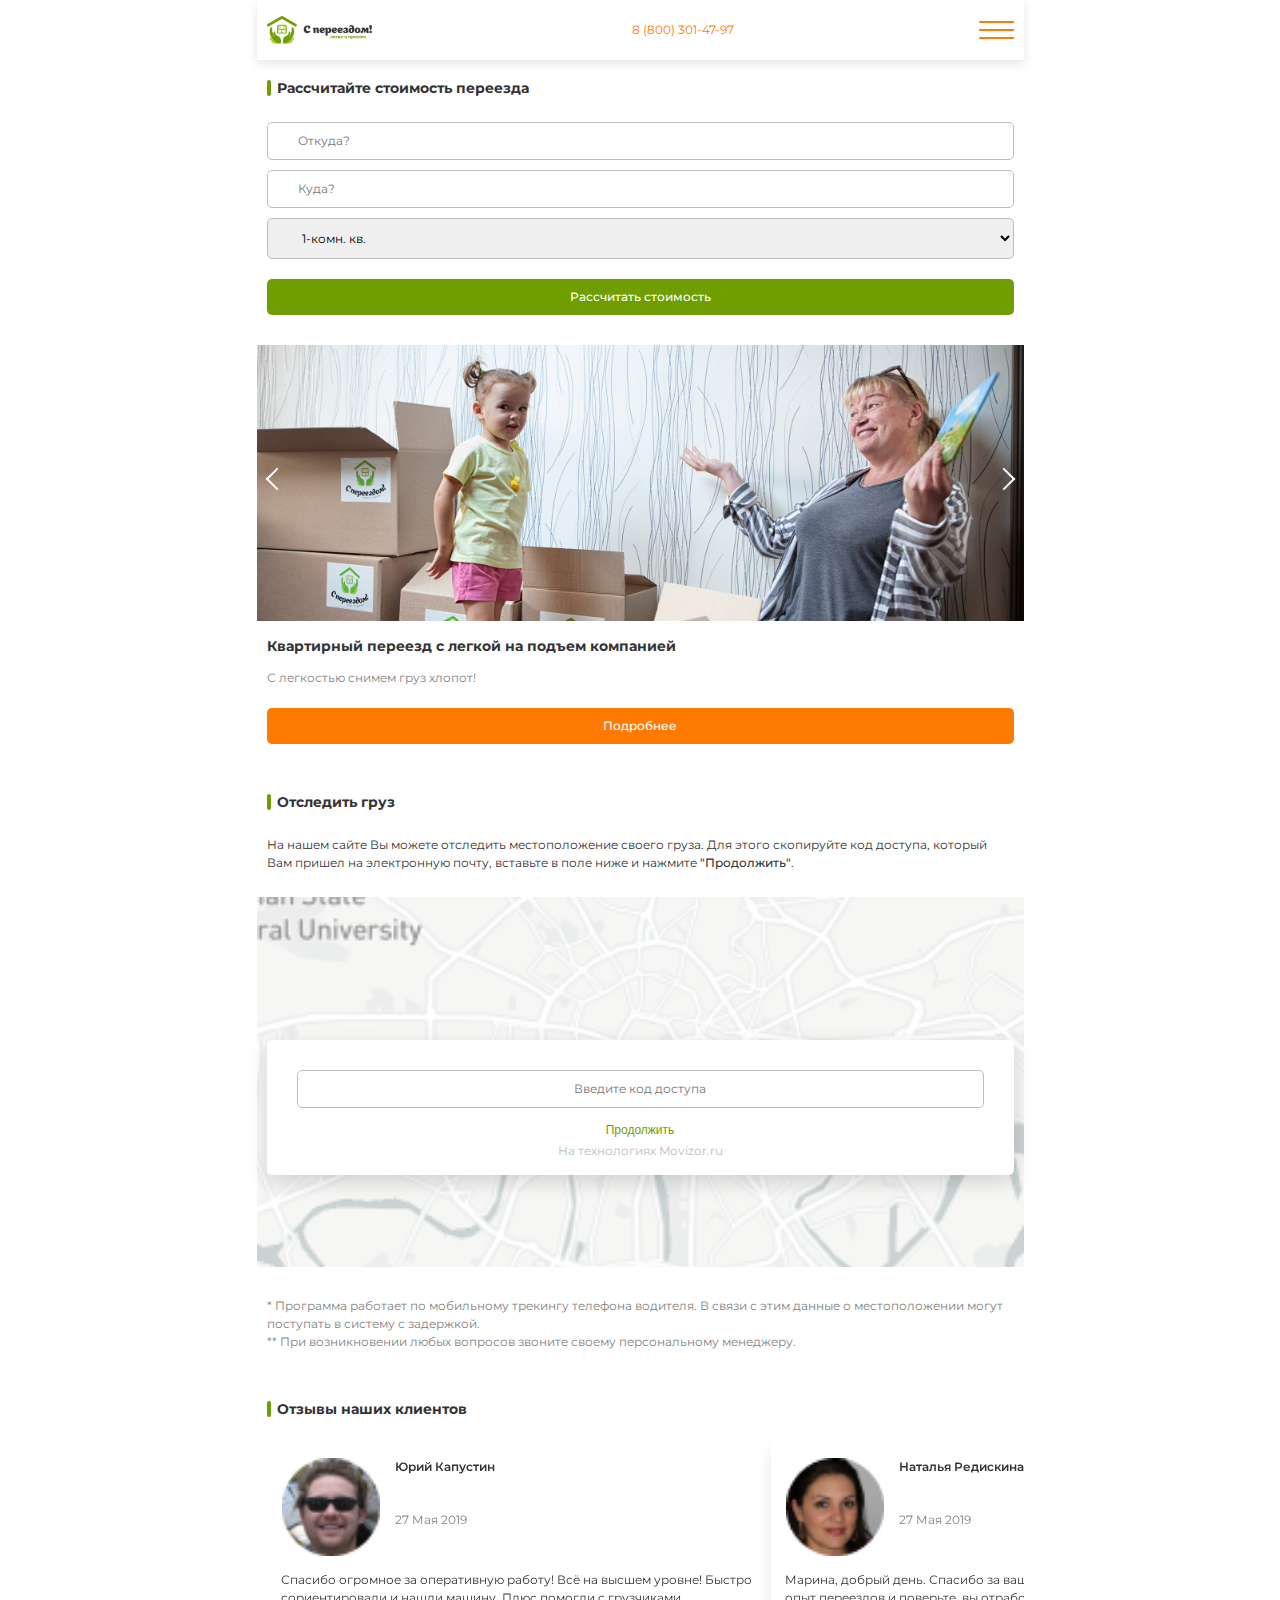
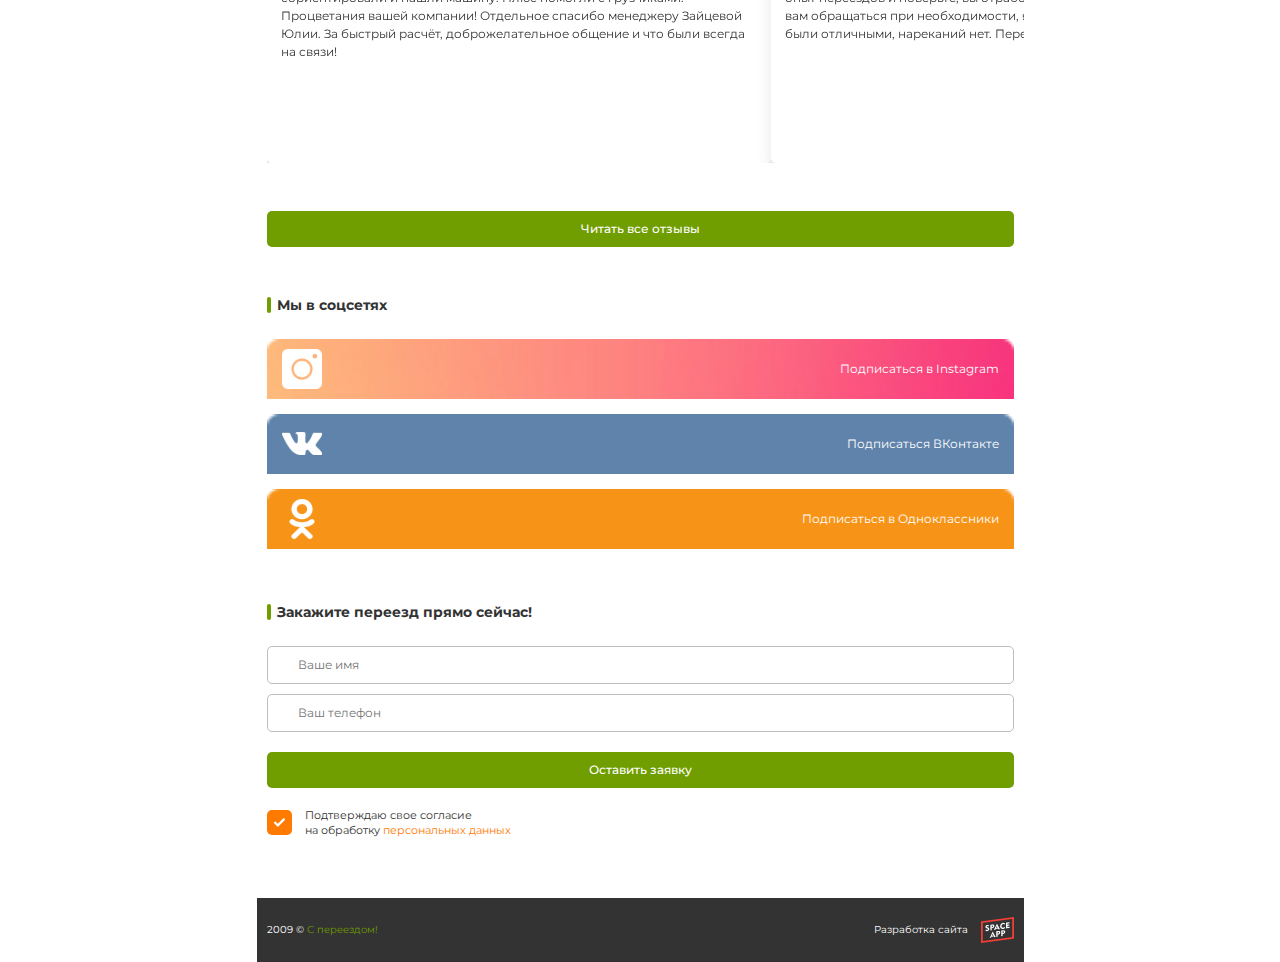
<file: Index.html>
<!DOCTYPE html>
<html class="page" lang="ru">

<head>
    <meta charset="UTF-8">
    <meta http-equiv="X-UA-Compatible" content="IE=edge">
    <meta name="viewport" content="width=device-width, initial-scale=1.0">
    <title>С переездом!</title>
    <link rel="stylesheet" href="css/style.css">
    <link rel="stylesheet" href="owl-carousel/css/owl.carousel.css">
    <link rel="stylesheet" href="owl-carousel/css/owl.theme.default.css">
    <link rel="preconnect" href="https://fonts.googleapis.com">
    <link rel="preconnect" href="https://fonts.gstatic.com" crossorigin>
    <link href="https://fonts.googleapis.com/css2?family=Montserrat:wght@400;500;600&display=swap" rel="stylesheet">
</head>

<body class="page__body">
    <header class="page-header">
        <img src="img/logo.png" width="105" height="28" alt="Логотип: С переездом! Легко и просто.">
        <a class="page-header__link" href="tel:88003014797">8 (800) 301-47-97</a>
        <!-- пункты меню
            <nav></nav> -->
        <button class="toggle toggle--closed" type="button">
            <span class="visually-hidden">Открыть меню.</span>
        </button>
    </header>

    <main>
        <h1 class="visually-hidden">С переездом! Лего и просто.</h1>
        <section class="cost-calculation">
            <h2 class="title">Рассчитайте стоимость переезда</h2>
            <form class="cost-calculation__form form" action="" method="POST">
                <input class="form__field" type="text" name="from" placeholder="Откуда?">
                <input class="form__field" type="text" name="where" placeholder="Куда?">
                <select class="form__field" name="flat">
                    <option value="1-flat">
                        1-комн. кв.
                    </option>
                    <option value="2-flat">
                        2-комн. кв.
                    </option>
                    <option value="3-flat">
                        3-комн. кв.
                    </option>
                </select>
                <button class="button" type="submit">Рассчитать стоимость</button>
            </form>
        </section>

        <section class="slider-block">

            <div class="slider">
                <button onclick="previousSlide()" class="slider__button slider__button--back" type="button">
                    <span class="visually-hidden">Назад.</span>
                </button>
                <div class="slider__item">
                    <img class="slider__img" src="img/slider/slider-img-1.jpg" alt="Переезд семьи.">
                </div>
                <div class="slider__item">
                    <img class="slider__img" src="img/slider/slider-img-2.jpg" alt="Переезд.">
                </div>
                <button onclick="nextSlide()" class="slider__button slider__button--forward" type="button">
                    <span class="visually-hidden">Вперёд.</span>
                </button>
            </div>

            <div class="slider-block__wrapper">
                <h2 class="slider-block__title">Квартирный переезд с легкой
                    на подъем компанией</h2>
                <p class="slider-block__text">С легкостью снимем груз хлопот!</p>
                <a class="slider-block__link button button--color" href="#">Подробнее</a>
            </div>
        </section>

        <section class="tracking">
            <div class="tracking__wrapper">
                <h2 class="title">Отследить груз</h2>
                <p>
                    На нашем сайте Вы можете отследить местоположение своего груза. Для этого скопируйте код доступа,
                    который Вам пришел на электронную почту, вставьте в поле ниже
                    и нажмите <span class="tracking__span">"Продолжить"</span>.
                </p>
            </div>
            <img class="tracking__map" src="img/map.png" alt="Карта города.">

            <form class="tracking__form form">
                <input class="form__field form__field--movizor" type="text" name="movizor"
                    placeholder="Введите код доступа">
                <button class="tracking__button" type="submit">Продолжить</button>
                <p>На технологиях Movizor.ru</p>
            </form>

            <div class="tracking__text">
                <p>
                    * Программа работает по мобильному трекингу телефона водителя. В связи с этим данные о
                    местоположении
                    могут поступать
                    в систему с задержкой.
                </p>
                <p>
                    ** При возникновении любых вопросов звоните своему персональному менеджеру.
                </p>
            </div>
        </section>

        <section class="feedback">
            <h2 class="title">Отзывы наших клиентов</h2>
            <div class="feedback__cards owl-carousel">
                <div class="feedback__item">
                    <div class="feedback__item-user">
                        <img class="feedback__img" src="img/feedback/feedback-img-1.jpg" alt="Пользователь.">
                        <span class="feedback__name">Юрий Капустин</span>
                        <span class="feedback__date">27 Мая 2019</span>
                    </div>
                    <p class="feedback__text">
                        Спасибо огромное за оперативную работу! Всё
                        на высшем уровне! Быстро сориентировали и нашли машину. Плюс помогли
                        с грузчиками. Процветания вашей компании! Отдельное спасибо менеджеру Зайцевой Юлии. За быстрый
                        расчёт, доброжелательное общение и что были всегда на связи!
                    </p>
                </div>

                <div class="feedback__item">
                    <div class="feedback__item-user">
                        <img class="feedback__img" src="img/feedback/feedback-img-2.jpg" alt="Пользователь.">
                        <span class="feedback__name">Наталья Редискина</span>
                        <span class="feedback__date">27 Мая 2019</span>
                    </div>
                    <p class="feedback__text">
                        Марина, добрый день. Спасибо за вашу организацию! У меня большой опыт переездов
                        и поверьте, вы отработали
                        на ура! Будем обязательно
                        к вам обращаться
                        при необходимости,
                        я сохранила ваш контакт. Грузчики были отличными, нареканий нет. Переезд Ярославль-Москва
                    </p>
                </div>

                <div class="feedback__item">
                    <div class="feedback__item-user">
                        <img class="feedback__img" src="img/feedback/feedback-img-1.jpg" alt="Пользователь.">
                        <span class="feedback__name">Юрий Капустин</span>
                        <span class="feedback__date">27 Мая 2019</span>
                    </div>
                    <p class="feedback__text">
                        Спасибо огромное за оперативную работу! Всё
                        на высшем уровне! Быстро сориентировали и нашли машину. Плюс помогли
                        с грузчиками. Процветания вашей компании! Отдельное спасибо менеджеру Зайцевой Юлии. За быстрый
                        расчёт, доброжелательное общение и что были всегда на связи!
                    </p>
                </div>

                <div class="feedback__item">
                    <div class="feedback__item-user">
                        <img class="feedback__img" src="img/feedback/feedback-img-2.jpg" alt="Пользователь.">
                        <span class="feedback__name">Наталья Редискина</span>
                        <span class="feedback__date">27 Мая 2019</span>
                    </div>
                    <p class="feedback__text">
                        Марина, добрый день. Спасибо за вашу организацию! У меня большой опыт переездов
                        и поверьте, вы отработали
                        на ура! Будем обязательно
                        к вам обращаться
                        при необходимости,
                        я сохранила ваш контакт. Грузчики были отличными, нареканий нет. Переезд Ярославль-Москва
                    </p>
                </div>

            </div>
            <div class="feedback__link-wrapper">
                <a class="feedback__link button" href="#">Читать все отзывы</a>
            </div>
        </section>

        <section class="social">
            <h2 class="title">Мы в соцсетях</h2>
            <ul class="social__list">
                <li class="social__item social__item--insta">
                    <img src="img/svg/insta.svg" width="40" height="40" alt="Розовый фон.">
                    <a href="#">Подписаться в Instagram</a>
                </li>

                <li class="social__item social__item--vk">
                    <img src="img/svg/vk.svg" width="40" height="23" alt="Синий фон.">
                    <a href="#">Подписаться ВКонтакте</a>
                </li>

                <li class="social__item social__item--odnkl">
                    <img src="img/svg/odnkl.svg" width="40" height="40" alt="Оранжевый фон.">
                    <a href="#">Подписаться в Одноклассники</a>
                </li>
            </ul>
        </section>

        <section class="order-moving">
            <h2 class="title">Закажите переезд прямо сейчас!</h2>
            <form class="order-moving__form form" action="" method="POST">
                <input class="form__field" type="text" name="name-order-moving" placeholder="Ваше имя">
                <input class="form__field" type="tel" name="tel-order-moving" placeholder="Ваш телефон">
                <button class="button" type="submit">Оставить заявку</button>
                <div class="form__checkbox-wrapper">
                    <input class="form__checkbox" type="checkbox" name="consent" id="consent-id" checked>
                    <label class="form__label" for="consent-id">Подтверждаю свое согласие <br> на обработку
                        <span>персональных данных</span> </label>
                </div>
            </form>
        </section>
    </main>

    <footer class="page-footer">
        <p>2009 © <span>С переездом!</span> </p>
        <p>Разработка сайта
            <img class="page-footer__logo" src="img/space-app.png" alt="Space app.">
        </p>
    </footer>

    <script src="js/script-menu.js"></script>
    <script src="js/script-slider.js"></script>
    <script src="https://ajax.googleapis.com/ajax/libs/jquery/3.6.0/jquery.min.js"></script>
    <script src="owl-carousel/js/owl.carousel.js"></script>
    <script>
        $(function () {
            $(".owl-carousel").owlCarousel({
                items: 1.5,
                loop: true,
                autoplay: true,
                autoplayTimeout: 5000,
            });
        });
    </script>
</body>

</html>
</file>
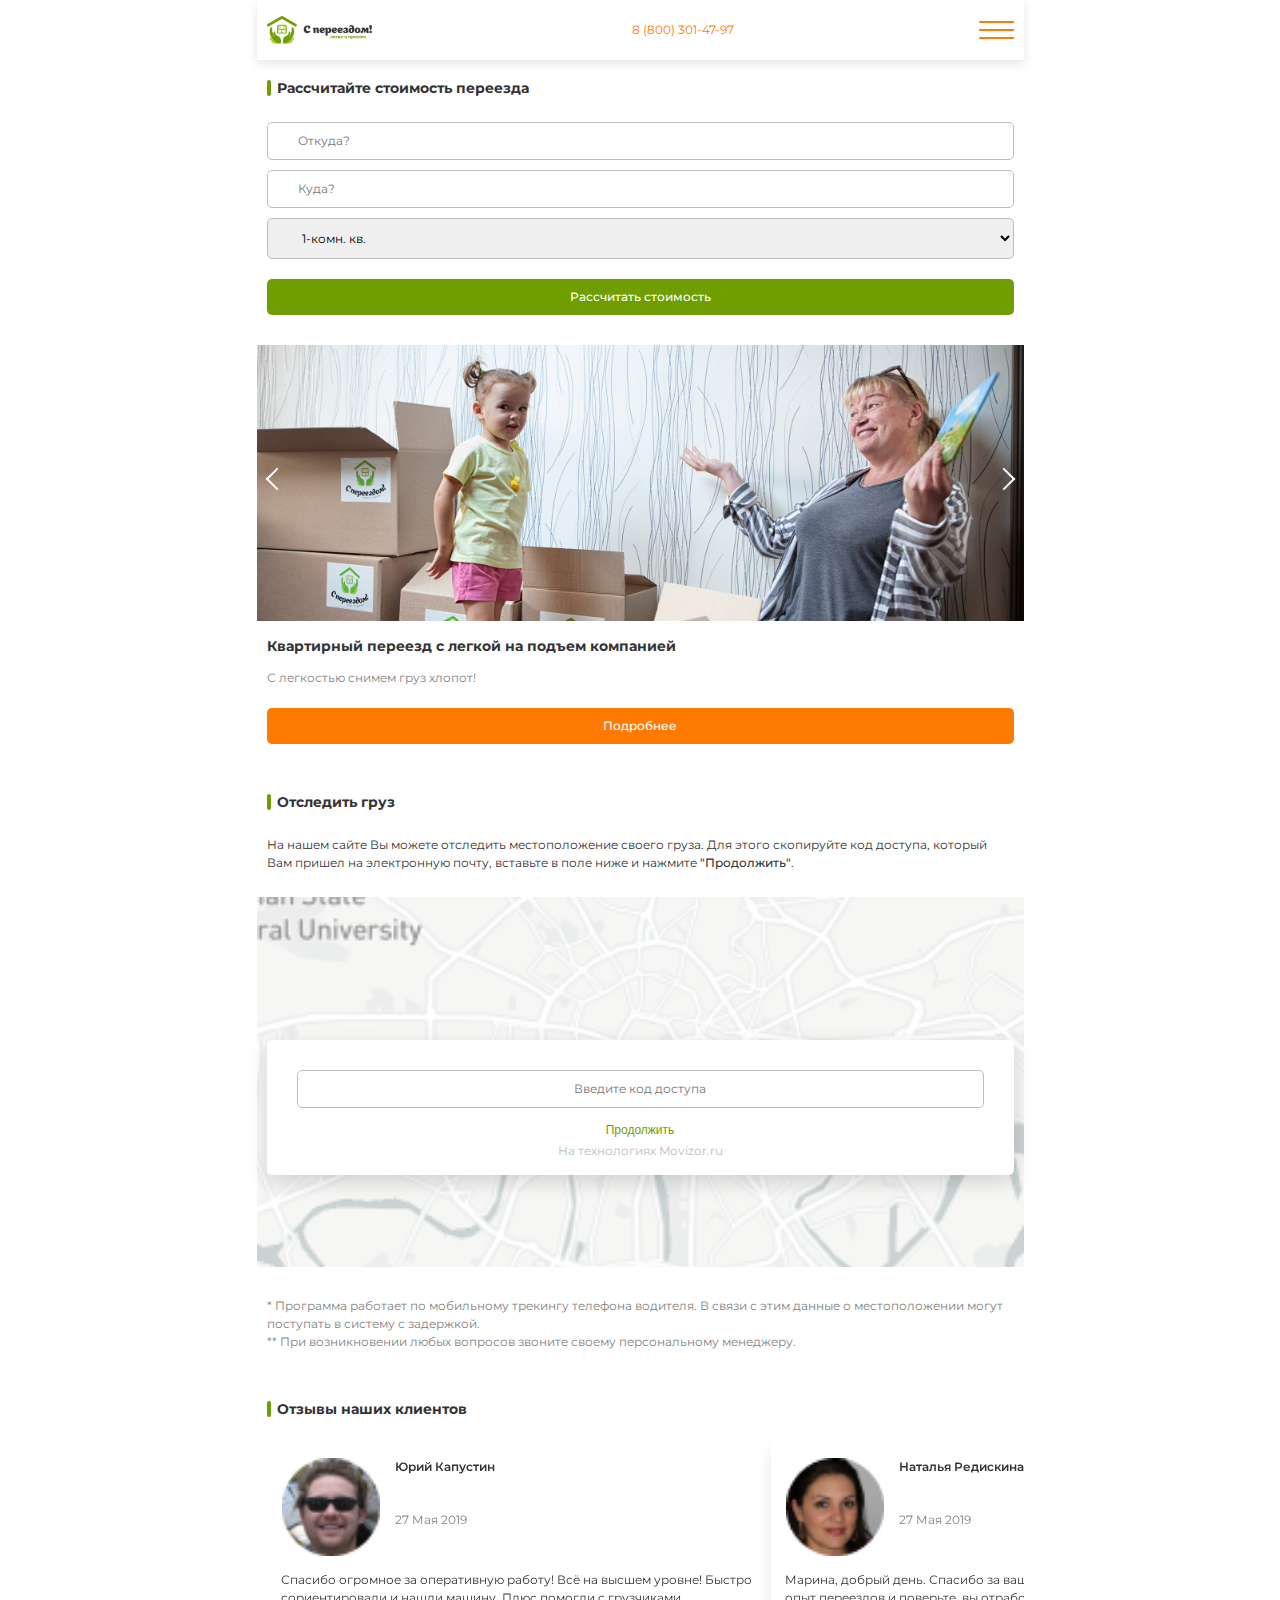
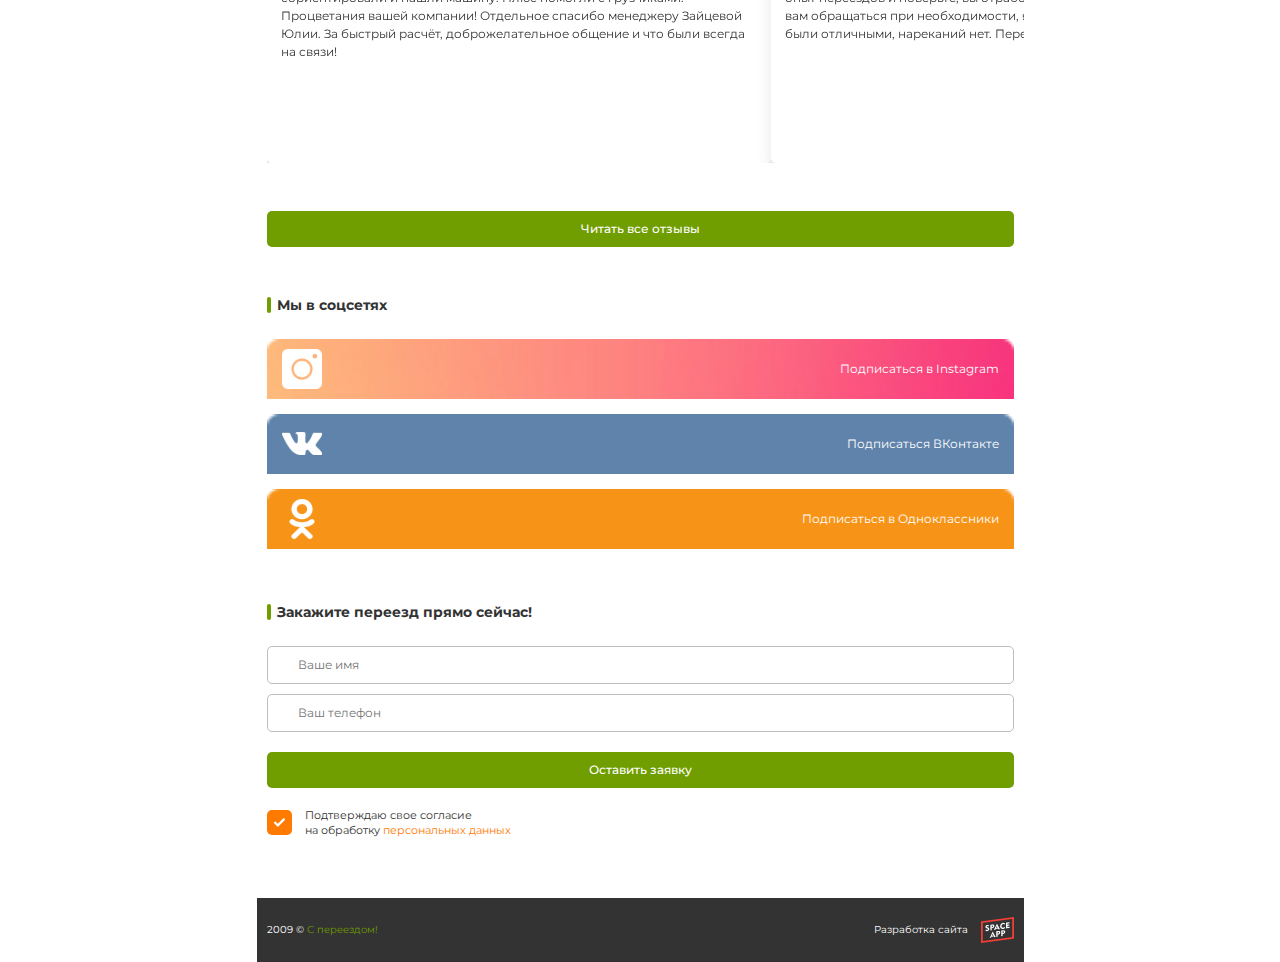
<file: index.html>
<!DOCTYPE html>
<html class="page" lang="ru">

<head>
    <meta charset="UTF-8">
    <meta http-equiv="X-UA-Compatible" content="IE=edge">
    <meta name="viewport" content="width=device-width, initial-scale=1.0">
    <title>С переездом!</title>
    <link rel="stylesheet" href="css/style.css">
    <link rel="stylesheet" href="owl-carousel/css/owl.carousel.css">
    <link rel="stylesheet" href="owl-carousel/css/owl.theme.default.css">
    <link rel="preconnect" href="https://fonts.googleapis.com">
    <link rel="preconnect" href="https://fonts.gstatic.com" crossorigin>
    <link href="https://fonts.googleapis.com/css2?family=Montserrat:wght@400;500;600&display=swap" rel="stylesheet">
</head>

<body class="page__body">
    <header class="page-header">
        <img src="img/logo.png" width="105" height="28" alt="Логотип: С переездом! Легко и просто.">
        <a class="page-header__link" href="tel:88003014797">8 (800) 301-47-97</a>
        <!-- пункты меню
            <nav></nav> -->
        <button class="toggle toggle--closed" type="button">
            <span class="visually-hidden">Открыть меню.</span>
        </button>
    </header>

    <main>
        <h1 class="visually-hidden">С переездом! Лего и просто.</h1>
        <section class="cost-calculation">
            <h2 class="title">Рассчитайте стоимость переезда</h2>
            <form class="cost-calculation__form form" action="" method="POST">
                <input class="form__field" type="text" name="from" placeholder="Откуда?">
                <input class="form__field" type="text" name="where" placeholder="Куда?">
                <select class="form__field" name="flat">
                    <option value="1-flat">
                        1-комн. кв.
                    </option>
                    <option value="2-flat">
                        2-комн. кв.
                    </option>
                    <option value="3-flat">
                        3-комн. кв.
                    </option>
                </select>
                <button class="button" type="submit">Рассчитать стоимость</button>
            </form>
        </section>

        <section class="slider-block">

            <div class="slider">
                <button onclick="previousSlide()" class="slider__button slider__button--back" type="button">
                    <span class="visually-hidden">Назад.</span>
                </button>
                <div class="slider__item">
                    <img class="slider__img" src="img/slider/slider-img-1.jpg" alt="Переезд семьи.">
                </div>
                <div class="slider__item">
                    <img class="slider__img" src="img/slider/slider-img-2.jpg" alt="Переезд.">
                </div>
                <button onclick="nextSlide()" class="slider__button slider__button--forward" type="button">
                    <span class="visually-hidden">Вперёд.</span>
                </button>
            </div>

            <div class="slider-block__wrapper">
                <h2 class="slider-block__title">Квартирный переезд с легкой
                    на подъем компанией</h2>
                <p class="slider-block__text">С легкостью снимем груз хлопот!</p>
                <a class="slider-block__link button button--color" href="#">Подробнее</a>
            </div>
        </section>

        <section class="tracking">
            <div class="tracking__wrapper">
                <h2 class="title">Отследить груз</h2>
                <p>
                    На нашем сайте Вы можете отследить местоположение своего груза. Для этого скопируйте код доступа,
                    который Вам пришел на электронную почту, вставьте в поле ниже
                    и нажмите <span class="tracking__span">"Продолжить"</span>.
                </p>
            </div>
            <img class="tracking__map" src="img/map.png" alt="Карта города.">

            <form class="tracking__form form">
                <input class="form__field form__field--movizor" type="text" name="movizor"
                    placeholder="Введите код доступа">
                <button class="tracking__button" type="submit">Продолжить</button>
                <p>На технологиях Movizor.ru</p>
            </form>

            <div class="tracking__text">
                <p>
                    * Программа работает по мобильному трекингу телефона водителя. В связи с этим данные о
                    местоположении
                    могут поступать
                    в систему с задержкой.
                </p>
                <p>
                    ** При возникновении любых вопросов звоните своему персональному менеджеру.
                </p>
            </div>
        </section>

        <section class="feedback">
            <h2 class="title">Отзывы наших клиентов</h2>
            <div class="feedback__cards owl-carousel">
                <div class="feedback__item">
                    <div class="feedback__item-user">
                        <img class="feedback__img" src="img/feedback/feedback-img-1.jpg" alt="Пользователь.">
                        <span class="feedback__name">Юрий Капустин</span>
                        <span class="feedback__date">27 Мая 2019</span>
                    </div>
                    <p class="feedback__text">
                        Спасибо огромное за оперативную работу! Всё
                        на высшем уровне! Быстро сориентировали и нашли машину. Плюс помогли
                        с грузчиками. Процветания вашей компании! Отдельное спасибо менеджеру Зайцевой Юлии. За быстрый
                        расчёт, доброжелательное общение и что были всегда на связи!
                    </p>
                </div>

                <div class="feedback__item">
                    <div class="feedback__item-user">
                        <img class="feedback__img" src="img/feedback/feedback-img-2.jpg" alt="Пользователь.">
                        <span class="feedback__name">Наталья Редискина</span>
                        <span class="feedback__date">27 Мая 2019</span>
                    </div>
                    <p class="feedback__text">
                        Марина, добрый день. Спасибо за вашу организацию! У меня большой опыт переездов
                        и поверьте, вы отработали
                        на ура! Будем обязательно
                        к вам обращаться
                        при необходимости,
                        я сохранила ваш контакт. Грузчики были отличными, нареканий нет. Переезд Ярославль-Москва
                    </p>
                </div>

                <div class="feedback__item">
                    <div class="feedback__item-user">
                        <img class="feedback__img" src="img/feedback/feedback-img-1.jpg" alt="Пользователь.">
                        <span class="feedback__name">Юрий Капустин</span>
                        <span class="feedback__date">27 Мая 2019</span>
                    </div>
                    <p class="feedback__text">
                        Спасибо огромное за оперативную работу! Всё
                        на высшем уровне! Быстро сориентировали и нашли машину. Плюс помогли
                        с грузчиками. Процветания вашей компании! Отдельное спасибо менеджеру Зайцевой Юлии. За быстрый
                        расчёт, доброжелательное общение и что были всегда на связи!
                    </p>
                </div>

                <div class="feedback__item">
                    <div class="feedback__item-user">
                        <img class="feedback__img" src="img/feedback/feedback-img-2.jpg" alt="Пользователь.">
                        <span class="feedback__name">Наталья Редискина</span>
                        <span class="feedback__date">27 Мая 2019</span>
                    </div>
                    <p class="feedback__text">
                        Марина, добрый день. Спасибо за вашу организацию! У меня большой опыт переездов
                        и поверьте, вы отработали
                        на ура! Будем обязательно
                        к вам обращаться
                        при необходимости,
                        я сохранила ваш контакт. Грузчики были отличными, нареканий нет. Переезд Ярославль-Москва
                    </p>
                </div>

            </div>
            <div class="feedback__link-wrapper">
                <a class="feedback__link button" href="#">Читать все отзывы</a>
            </div>
        </section>

        <section class="social">
            <h2 class="title">Мы в соцсетях</h2>
            <ul class="social__list">
                <li class="social__item social__item--insta">
                    <img src="img/svg/insta.svg" width="40" height="40" alt="Розовый фон.">
                    <a href="#">Подписаться в Instagram</a>
                </li>

                <li class="social__item social__item--vk">
                    <img src="img/svg/vk.svg" width="40" height="23" alt="Синий фон.">
                    <a href="#">Подписаться ВКонтакте</a>
                </li>

                <li class="social__item social__item--odnkl">
                    <img src="img/svg/odnkl.svg" width="40" height="40" alt="Оранжевый фон.">
                    <a href="#">Подписаться в Одноклассники</a>
                </li>
            </ul>
        </section>

        <section class="order-moving">
            <h2 class="title">Закажите переезд прямо сейчас!</h2>
            <form class="order-moving__form form" action="" method="POST">
                <input class="form__field" type="text" name="name-order-moving" placeholder="Ваше имя">
                <input class="form__field" type="tel" name="tel-order-moving" placeholder="Ваш телефон">
                <button class="button" type="submit">Оставить заявку</button>
                <div class="form__checkbox-wrapper">
                    <input class="form__checkbox" type="checkbox" name="consent" id="consent-id" checked>
                    <label class="form__label" for="consent-id">Подтверждаю свое согласие <br> на обработку
                        <span>персональных данных</span> </label>
                </div>
            </form>
        </section>
    </main>

    <footer class="page-footer">
        <p>2009 © <span>С переездом!</span> </p>
        <p>Разработка сайта
            <img class="page-footer__logo" src="img/space-app.png" alt="Space app.">
        </p>
    </footer>

    <script src="js/script-menu.js"></script>
    <script src="js/script-slider.js"></script>
    <script src="https://ajax.googleapis.com/ajax/libs/jquery/3.6.0/jquery.min.js"></script>
    <script src="owl-carousel/js/owl.carousel.js"></script>
    <script>
        $(function () {
            $(".owl-carousel").owlCarousel({
                items: 1.5,
                loop: true,
                autoplay: true,
                autoplayTimeout: 5000,
            });
        });
    </script>
</body>

</html>
</file>
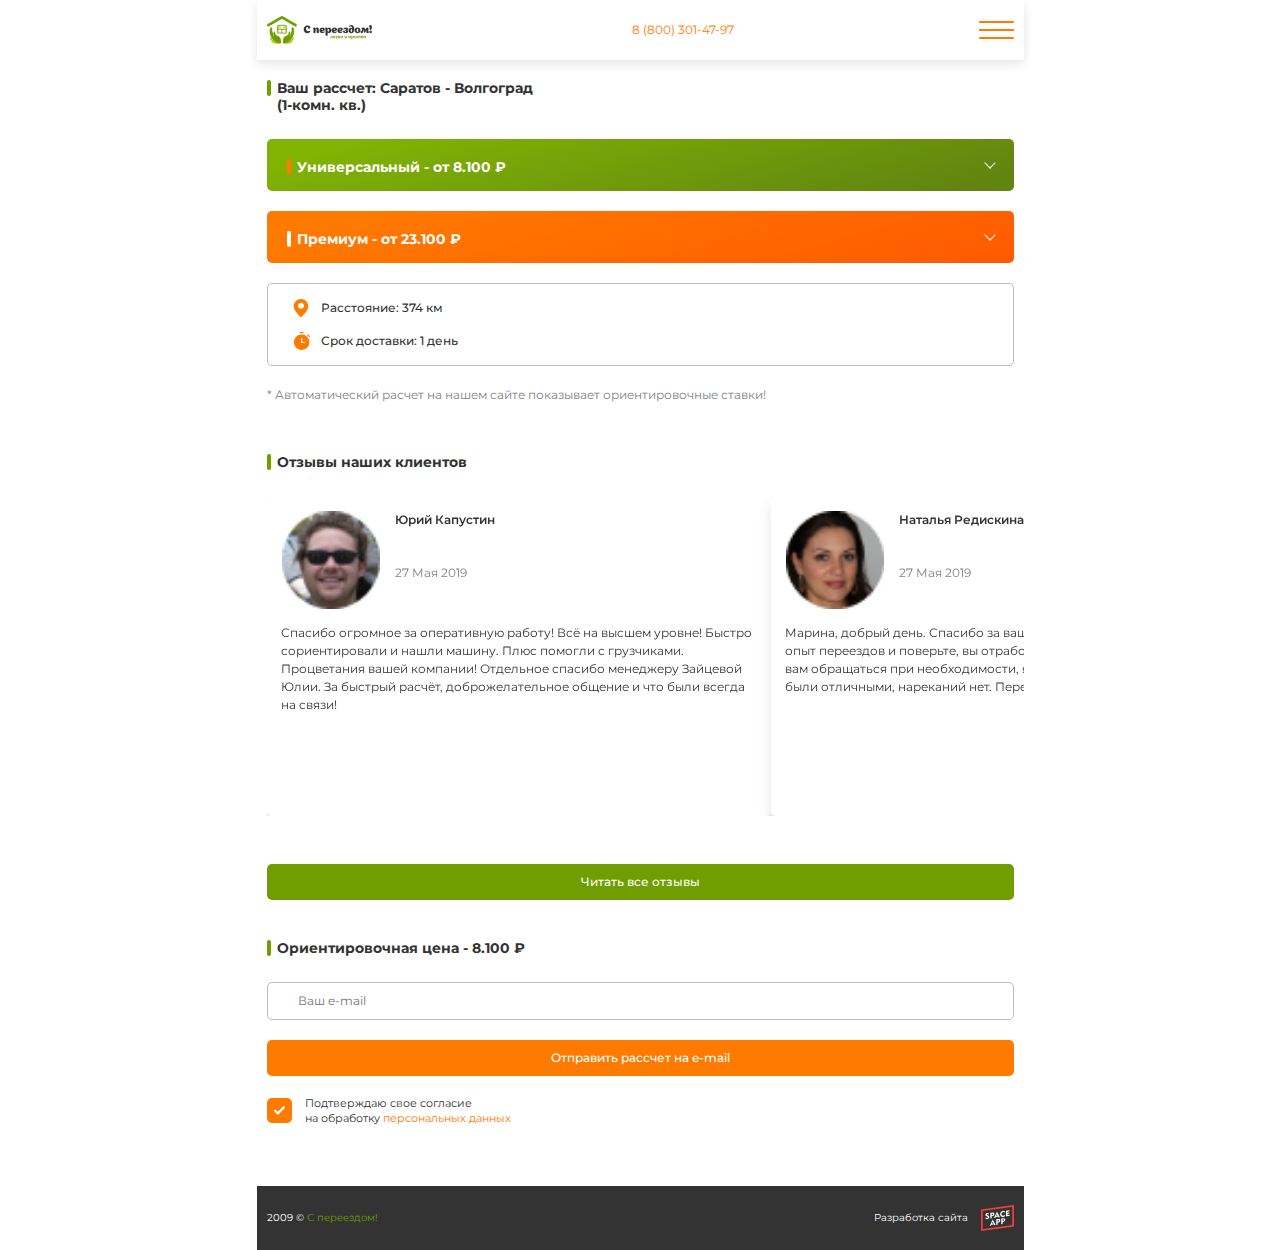
<file: index-2.html>
<!DOCTYPE html>
<html class="page" lang="ru">

<head>
    <meta charset="UTF-8">
    <meta http-equiv="X-UA-Compatible" content="IE=edge">
    <meta name="viewport" content="width=device-width, initial-scale=1.0">
    <title>С переездом!</title>
    <link rel="stylesheet" href="css/style.css">
    <link rel="stylesheet" href="owl-carousel/css/owl.carousel.css">
    <link rel="stylesheet" href="owl-carousel/css/owl.theme.default.css">
    <link rel="preconnect" href="https://fonts.googleapis.com">
    <link rel="preconnect" href="https://fonts.gstatic.com" crossorigin>
    <link href="https://fonts.googleapis.com/css2?family=Montserrat:wght@400;500;600&display=swap" rel="stylesheet">
</head>

<body class="page__body">
    <header class="page-header">
        <img src="img/logo.png" width="105" height="28" alt="Логотип: С переездом! Легко и просто.">
        <a class="page-header__link" href="tel:88003014797">8 (800) 301-47-97</a>
       <!-- пункты меню
            <nav></nav> -->
        <button class="toggle toggle--closed" type="button">
            <span class="visually-hidden">Открыть меню.</span>
        </button>
    </header>

    <main>
        <h1 class="visually-hidden">С переездом! Лего и просто.</h1>
        <section class="cost-calculation">
            <h2 class="title">Ваш рассчет:
                <span>Саратов</span> - <span>Волгоград</span><br>
                <span>(1-комн. кв.)</span>
            </h2>

            <details class="cost-calculation__universal card-calculation">
                <summary class="cost-calculation__type">
                    <h3 class="subtitle">Универсальный - от
                        <span class="cost-calculation__price">8.100 </span>₽
                    </h3>
                </summary>
                <div>
                    <div class="cost-calculation__goods">
                        <img src="img/car.png" alt="Грузовая машина.">
                        <span>1.5 тонна</span>
                        <span>16 кв. м.</span>
                    </div>
                    <ul class="cost-calculation__list">
                        <li class="cost-calculation__item">Отдельный транспорт
                            (везём только ваши вещи!)</li>
                        <li class="cost-calculation__item">«От подъезда к подъезду»</li>
                        <li class="cost-calculation__item">Без складов и без перегрузок</li>
                        <li class="cost-calculation__item">Кузов под номерной пломбой</li>
                        <li class="cost-calculation__item">Отслеживание груза на мобильном</li>
                    </ul>
                    <button class="button button--color" type="button">Заказать звонок</button>
                </div>
            </details>

            <details class="cost-calculation__premium card-calculation">
                <summary class="cost-calculation__type">
                    <h3 class="subtitle subtitle--color">Премиум - от
                        <span class="cost-calculation__price">23.100 </span>₽
                    </h3>
                </summary>
                <div>
                    <div class="cost-calculation__goods">
                        <img src="img/car.png" alt="Грузовая машина.">
                        <span>1.5 тонна</span>
                        <span>16 кв. м.</span>
                    </div>
                    <ul class="cost-calculation__list">
                        <li class="cost-calculation__item">Все пункты пакета «Универсальный»</li>
                        <li class="cost-calculation__item">Погрузо-разгрузочные работы</li>
                        <li class="cost-calculation__item">Сборка / разборка мебели</li>
                        <li class="cost-calculation__item">Упаковка груза</li>
                        <li class="cost-calculation__item">Вывоз мусора</li>
                        <li class="cost-calculation__item">Уборка помещения (под запрос)</li>
                    </ul>
                    <button class="button button--color-premium" type="button">Заказать звонок</button>
                </div>
            </details>

        </section>

        <section class="tracking">
            <div class="tracking__result">
                <p class="tracking__result-distance">
                    Расстояние: <span>374 км</span>
                </p>
                <p class="tracking__result-time">
                    Срок доставки: <span>1 день</span>
                </p>
            </div>
            <div class="tracking__text">
                * Автоматический расчет на нашем сайте показывает ориентировочные ставки!
            </div>
        </section>

        <section class="feedback">
            <h2 class="title">Отзывы наших клиентов</h2>
            <div class="feedback__cards owl-carousel">
                <div class="feedback__item">
                    <div class="feedback__item-user">
                        <img class="feedback__img" src="img/feedback/feedback-img-1.jpg" alt="Пользователь.">
                        <span class="feedback__name">Юрий Капустин</span>
                        <span class="feedback__date">27 Мая 2019</span>
                    </div>
                    <p class="feedback__text">
                        Спасибо огромное за оперативную работу! Всё
                        на высшем уровне! Быстро сориентировали и нашли машину. Плюс помогли
                        с грузчиками. Процветания вашей компании! Отдельное спасибо менеджеру Зайцевой Юлии. За быстрый
                        расчёт, доброжелательное общение и что были всегда на связи!
                    </p>
                </div>

                <div class="feedback__item">
                    <div class="feedback__item-user">
                        <img class="feedback__img" src="img/feedback/feedback-img-2.jpg" alt="Пользователь.">
                        <span class="feedback__name">Наталья Редискина</span>
                        <span class="feedback__date">27 Мая 2019</span>
                    </div>
                    <p class="feedback__text">
                        Марина, добрый день. Спасибо за вашу организацию! У меня большой опыт переездов
                        и поверьте, вы отработали
                        на ура! Будем обязательно
                        к вам обращаться
                        при необходимости,
                        я сохранила ваш контакт. Грузчики были отличными, нареканий нет. Переезд Ярославль-Москва
                    </p>
                </div>
            </div>
            <div class="feedback__link-wrapper">
                <a class="feedback__link button" href="#">Читать все отзывы</a>
            </div>
        </section>

        <section class="order-moving">
            <h2 class="title">Ориентировочная цена -
                <span>8.100</span> ₽
            </h2>
            <form class="order-moving__form form" action="" method="POST">
                <input class="form__field" type="email" name="email-order-moving" placeholder="Ваш e-mail">
                <button class="button button--color" type="submit">Отправить рассчет на e-mail</button>
            </form>
            <div class="form__checkbox-wrapper">
                <input class="form__checkbox" type="checkbox" name="consent" id="consent-id" checked>
                <label class="form__label" for="consent-id">Подтверждаю свое согласие <br> на обработку
                    <span>персональных данных</span> </label>
            </div>
        </section>
    </main>

    <footer class="page-footer">
        <p>2009 © <span>С переездом!</span> </p>
        <p>Разработка сайта
            <img class="page-footer__logo" src="img/space-app.png" alt="Space app.">
        </p>
    </footer>

    <script src="js/script-menu.js"></script>
    <script src="js/script-slider.js"></script>
    <script src="https://ajax.googleapis.com/ajax/libs/jquery/3.6.0/jquery.min.js"></script>
    <script src="owl-carousel/js/owl.carousel.js"></script>
    <script>
        $(function () {
            $(".owl-carousel").owlCarousel({
                items: 1.5,
                loop: true,
                autoplay: true,
                autoplayTimeout: 5000,
            });
        });
    </script>
</body>

</html>
</file>
<file: css/style.css>
/*
* Prefixed by https://autoprefixer.github.io
* PostCSS: v7.0.29,
* Autoprefixer: v9.7.6
* Browsers: last 2 version,not dead,not ie <= 11
*/

/* Colors */
:root {
    --basic_black: #333333;
    --basic_green: #709e00;
    --basic_orange: #ff7a00;
    --basic_white: #ffffff;
    --basic_gray: #828282;
    --special_gray: #bdbdbd;
    --special_bg: #e5e5e5;
    ;
}

/* Global */

img {
    max-width: 100%;
    height: auto;
}

.visually-hidden {
    position: absolute;
    width: 1px;
    height: 1px;
    margin: -1px;
    border: 0;
    padding: 0;
    white-space: nowrap;
    -webkit-clip-path: inset(100%);
    clip-path: inset(100%);
    clip: rect(0 0 0 0);
    overflow: hidden;
}

a {
    text-decoration: none;
    color: inherit;
}

ul {
    list-style: none;
    padding-left: 0;
    margin: 0;
}

h1,
h2,
h3,
p {
    margin: 0;
}

/* Page */

.page {
    height: 100%;
    font-family: "Montserrat", "Nimbus Sans L", "Geneva", "Verdana", sans-serif;
    font-size: 12px;
    line-height: 18px;
    color: var(--basic_black);
    max-width: 767px;
    margin: 0 auto;
}

.page__body {
    min-height: 100%;
    margin: 0 auto;
    padding: 0;
}

/* Buton */

.button {
    font-family: inherit;
    font-size: inherit;
    line-height: 14px;
    font-weight: 500;
    width: 100%;
    color: var(--basic_white);
    background-color: var(--basic_green);
    padding-top: 11px;
    padding-bottom: 11px;
    margin: 10px 0;
    border-radius: 5px;
    border: none;
    cursor: pointer;
}

.button:focus,
.button:hover {
    opacity: 0.9;
}

.button:active {
    opacity: 0.5;
}

.button--color {
    background-color: var(--basic_orange);
}

.button--color-premium {
    background-color: var(--basic_white);
    color: var(--basic_orange);
}

/* Toggle */

.toggle {
    display: block;
    width: 35px;
    height: 26px;
    padding: 0;
    position: relative;
    border: 0;
    background-color: inherit;
    z-index: 2;
    cursor: pointer;
}

.toggle::after,
.toggle::before {
    content: "";
    position: absolute;
    top: 8px;
    left: 0;
    width: 35px;
    height: 2px;
    box-shadow: none;
    border-radius: 30px;
    background-color: var(--basic_orange);
    margin-top: 4px;
}

.toggle::before {
    transform: rotate(45deg);
}

.toggle::after {
    transform: rotate(-45deg);
}

.toggle--closed::before {
    content: "";
    position: absolute;
    top: 0;
    left: 0;
    width: 35px;
    height: 2px;
    background-color: var(--basic_orange);
    box-shadow: 0 8px 0 0 var(--basic_orange), 0 16px 0 0 var(--basic_orange);
    transform: none;
}

.toggle--closed::after {
    transform: none;
}

/* Title */

.title,
.subtitle {
    font-size: 14px;
    line-height: 17px;
    padding-left: 10px;
    position: relative;
}

.title {
    padding-bottom: 25px;
}

.subtitle {}

.title::before,
.subtitle::before {
    content: "";
    width: 4px;
    height: 16px;
    position: absolute;
    left: 0;
    border-radius: 30px;
}

.title::before {
    background-color: var(--basic_green);
}

.subtitle::before {
    background-color: var(--basic_orange);
}

.subtitle--color::before {
    background-color: var(--basic_white);
}

/* Page-header" */

.page-header {
    padding: 16px 10px;
    display: flex;
    justify-content: space-between;
    align-items: center;
    box-shadow: 0px 4px 10px rgba(0, 0, 0, 0.1);
}

.page-header__link {
    color: var(--basic_orange);
    line-height: 14px;
    padding-left: 15px;
}

/* Form */

.form__field {
    font-family: inherit;
    font-size: 12px;
    line-height: 14px;
    border: 1px solid var(--special_gray);
    border-radius: 5px;
    width: 100%;
    padding: 11px 30px;
    margin-bottom: 10px;
    box-sizing: border-box;
}

.form__field--movizor {
    padding: 11px 20px;
    text-align: center;
}

.form__label span {
    color: var(--basic_orange);
}

.form__label::before {
    content: "";
    display: block;
    position: absolute;
    width: 25px;
    height: 25px;
    background-color: var(--basic_orange);
    border-radius: 5px;
    left: 0;
    top: 12px;
    cursor: pointer;
}

.form__checkbox {
    display: none;
}

.form__checkbox-wrapper {
    position: relative;
    padding-left: 38px;
    font-size: 11px;
    line-height: 15px;
    padding-top: 10px;
}

.form__checkbox:checked+.form__label::before {
    background-image: url(../img/check-mark.png);
    background-repeat: no-repeat;
    background-position: center;
}

/* Cost-calculation */

.cost-calculation {
    padding: 20px 10px;
    padding-bottom: 0;
}

.cost-calculation__universal {
    background: linear-gradient(163.79deg, #80B304 11.26%, #628410 93.66%);
    margin-bottom: 20px;
}

.cost-calculation__premium {
    background: linear-gradient(163.79deg, #FF7A00 11.26%, #FF5C00 93.66%);
}

.cost-calculation__list {
    padding-top: 25px;
}

.cost-calculation__item {
    position: relative;
    padding-left: 10px;
    padding-bottom: 10px;
}

.cost-calculation__universal .cost-calculation__item::before,
.cost-calculation__premium .cost-calculation__item::before {
    content: "";
    width: 5px;
    height: 5px;
    position: absolute;
    border-radius: 5px;
    top: 6px;
    left: 0;
}

.cost-calculation__universal .cost-calculation__item::before {
    background-color: var(--basic_orange);
}

.cost-calculation__premium .cost-calculation__item::before {
    background-color: var(--basic_white);
}

.cost-calculation__type {
    list-style: none;
    position: relative;
    cursor: pointer;
}

.cost-calculation__type::before {
    content: '';
    position: absolute;
    right: 0;
    top: 0;
    display: block;
    width: 7px;
    height: 7px;
    padding: 0;
    border: 0;
    border-top: 1px solid var(--basic_white);
    border-left: 1px solid var(--basic_white);
    background-color: transparent;
    transform: rotate(-135deg);
}

.card-calculation[open] .cost-calculation__type::before {
    top: 7px;
    border-top: 1px solid var(--basic_white);
    border-left: 1px solid var(--basic_white);
    transform: rotate(45deg);
}


.cost-calculation__goods {
    display: grid;
    grid-template-columns: 60% 40%;
    padding-top: 20px;
}

.cost-calculation__goods img {
    grid-row: span 2;
    padding-left: 7px;
}

.cost-calculation__goods span {
    justify-self: end;
    align-self: center;
}

/* Card-calculation */

.card-calculation {
    padding-top: 20px;
    padding-bottom: 15px;
    padding-left: 20px;
    padding-right: 20px;
    color: var(--basic_white);
    border-radius: 5px;
}

.card-calculation__button {
    display: none;
}

/* Slider-block */

.slider-block {
    padding-bottom: 10px;
    padding-top: 20px;
}

.slider {
    position: relative;
}

.slider__item {
    animation-name: fade;
    animation-duration: 1s;
}

@keyframes fade {
    from {
        opacity: 0.4
    }

    to {
        opacity: 1
    }
}

.slider_img {
    width: 100%;
    height: 210px;
    -o-object-fit: cover;
    object-fit: cover;
}

.slider-block__wrapper {
    padding: 10px
}

.slider__button {
    position: absolute;
    top: 45%;
    display: block;
    width: 16px;
    height: 16px;
    padding: 0;
    border: 0;
    border-top: 2px solid var(--basic_white);
    border-left: 2px solid var(--basic_white);
    background-color: transparent;
    cursor: pointer;
}

.slider__button:focus,
.slider__button:hover {
    border-top: 4px solid var(--basic_white);
    border-left: 4px solid var(--basic_white);
}

.slider__button:active {
    opacity: 0.5;
}

.slider__button--back {
    transform: rotate(-45deg);
    left: 12px;
}

.slider__button--forward {
    transform: rotate(135deg);
    right: 12px;
}

.slider-block__link {
    display: block;
    text-align: center;
}

.slider-block__title {
    font-size: 14px;
    line-height: 21px;
    padding-bottom: 10px;
}

.slider-block__text {
    line-height: 21px;
    color: var(--basic_gray);
    padding-bottom: 10px;
}

/* Tracking */

.tracking {
    position: relative;
    padding-top: 20px;
}

.tracking__wrapper {
    padding-left: 10px;
    padding-right: 10px;
    padding-bottom: 25px;
}

.tracking__text {
    padding-top: 20px;
    padding-bottom: 40px;
    padding-left: 10px;
    padding-right: 10px;
    color: var(--basic_gray);
}

.tracking__span {
    font-weight: 500;
}

.tracking__form {
    padding-top: 30px;
    padding-left: 30px;
    padding-right: 30px;
    padding-bottom: 15px;
    margin: 0 10px;
    text-align: center;
    position: absolute;
    top: 266px;
    left: 0;
    right: 0;
    background-color: var(--basic_white);
    z-index: 2;
    box-shadow: 0px 7px 20px rgba(0, 0, 0, 0.15);
    border-radius: 5px;
}

.tracking__form p {
    color: var(--special_gray);
}

.tracking__button {
    font-size: inherit;
    line-height: 14px;
    border: none;
    background-color: inherit;
    color: var(--basic_green);
    padding-top: 5px;
    padding-bottom: 5px;
    ьmargin-bottom: 15px;
    cursor: pointer;
}

.tracking__button:focus,
.tracking__button:hover {
    font-size: 14px;
}

.tracking__button:active {
    opacity: 0.5;
}

.tracking__map {
    width: 100%;
    -o-object-fit: cover;
    object-fit: cover;
    height: 370px;
    padding-bottom: 5px;
}

.tracking__result {
    font-weight: 500;
    border: 1px solid #BDBDBD;
    box-sizing: border-box;
    border-radius: 5px;
    padding-left: 25px;
    padding-right: 25px;
    padding-top: 15px;
    margin: 0 10px;
}

.tracking__result-distance,
.tracking__result-time {
    padding-bottom: 15px;
    padding-left: 28px;
    background-repeat: no-repeat;
}

.tracking__result-distance {
    background-image: url(../img/svg/distance.svg);
}

.tracking__result-time {
    background-image: url(../img/svg/timer.svg);
}

/* Feedback */

.feedback {
    padding-left: 10px;
    padding-top: 10px;
    padding-bottom: 20px;
    overflow: hidden;
    position: relative;
}

.feedback__cards {
    display: grid;
    -moz-column-gap: 20px;
    column-gap: 20px;
    grid-template-columns: repeat(6, 220px);
    overflow: hidden;
    z-index: 2;
}

.feedback__item {
    background-color: var(--basic_white);
    box-shadow: 0px 8px 15px rgba(0, 0, 0, 0.1);
    border-radius: 5px;
    min-width: 220px;
    min-height: 320px;
}

.feedback__item-user {
    display: grid;
    grid-template-columns: 20% 1fr;
    -moz-column-gap: 5px;
    column-gap: 15px;
    padding-left: 15px;
    padding-top: 15px;
}

.feedback__img {
    grid-row: span 2;
}

.feedback__name {
    font-weight: 600;
    padding-bottom: 9px;
}

.feedback__date {
    color: var(--basic_gray);
}

.feedback__text {
    padding-top: 15px;
    padding-left: 14px;
    padding-right: 15px;
    padding-bottom: 29px;
}

.feedback__link-wrapper {
    padding-top: 20px;
    padding-right: 10px;
}

.feedback__link {
    display: block;
    text-align: center;
}

/* Social */

.social {
    padding-left: 10px;
    padding-right: 10px;
    padding-top: 20px;
    padding-bottom: 30px;
}

.social__item {
    display: flex;
    align-items: center;
    justify-content: space-between;
    color: var(--basic_white);
    background-repeat: no-repeat;
    background-size: cover;
    min-height: 60px;
    height: 60px;
    margin-bottom: 15px;
    padding-left: 15px;
    padding-right: 15px;
}

.social__item--insta {
    background-image: url(../img/bg/bg-insta.png);
}

.social__item--vk {
    background-image: url(../img/bg/bg-vk.png);
}

.social__item--odnkl {
    background-image: url(../img/bg/bg-odnkl.png);
}

/* Order-moving */

.order-moving {
    padding-left: 10px;
    padding-right: 10px;
    padding-top: 10px;
    padding-bottom: 60px;
}

/* Page-footer */

.page-footer {
    font-size: 10px;
    line-height: 12px;
    display: flex;
    justify-content: space-between;
    align-items: center;
    padding: 19px 10px;
    background-color: var(--basic_black);
    color: var(--basic_white);
}

.page-footer span {
    color: var(--basic_green);
}

.page-footer__logo {
    vertical-align: middle;
    padding-left: 10px;
}
</file>
